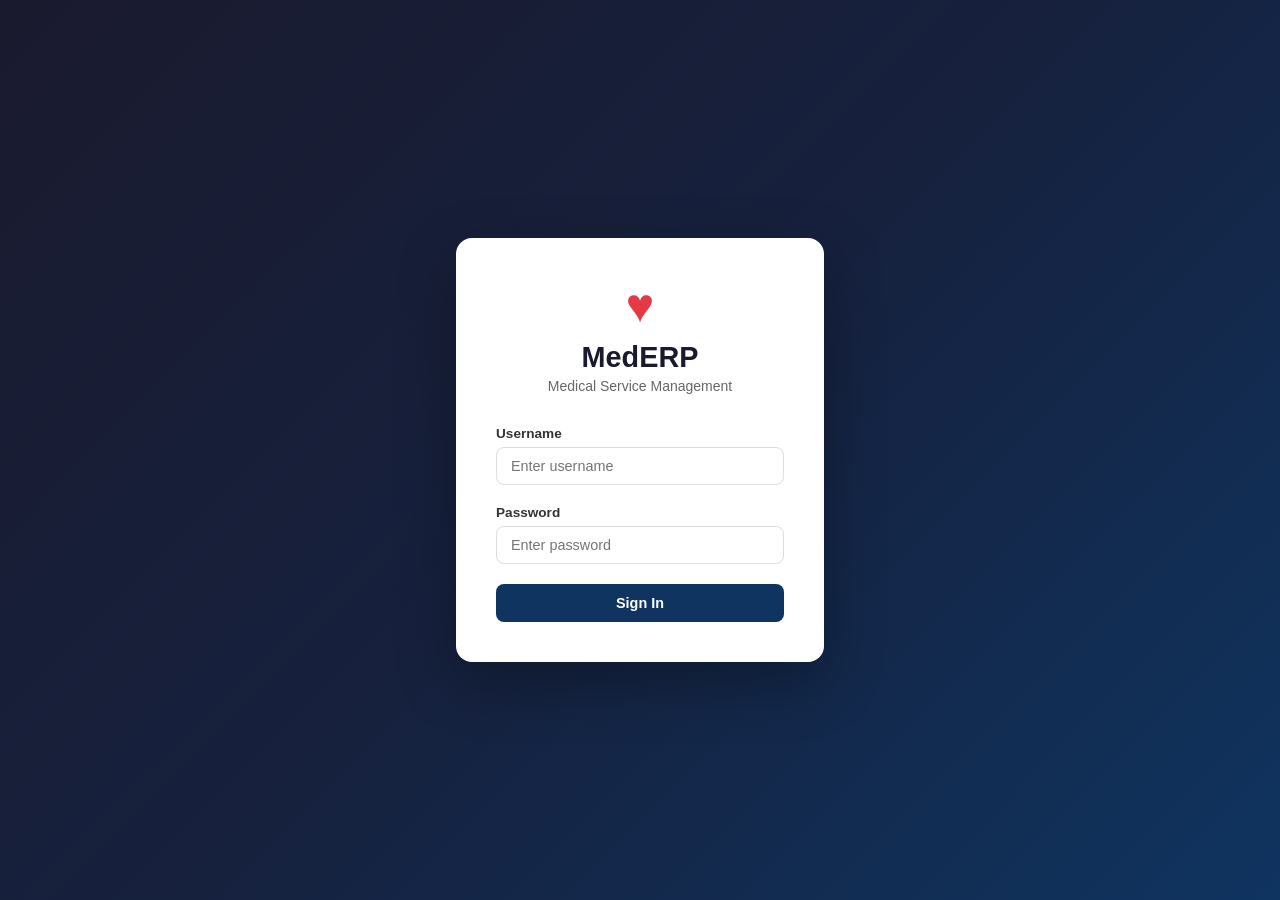
<file: frontend/index.html>
<!DOCTYPE html>
<html lang="en">
<head>
    <meta charset="UTF-8"/>
    <meta name="viewport" content="width=device-width, initial-scale=1.0"/>
    <title>Medical ERP — Login</title>
    <link rel="stylesheet" href="css/style.css"/>
</head>
<body class="login-body">
<div class="login-container">
    <div class="login-card">
        <div class="login-logo">
            <div class="logo-icon">&#9829;</div>
            <h1>MedERP</h1>
            <p>Medical Service Management</p>
        </div>
        <form id="loginForm" onsubmit="doLogin(event)">
            <div class="form-group">
                <label>Username</label>
                <input type="text" id="username" placeholder="Enter username" required/>
            </div>
            <div class="form-group">
                <label>Password</label>
                <input type="password" id="password" placeholder="Enter password" required/>
            </div>
            <div id="loginError" class="error-msg" style="display:none"></div>
            <button type="submit" class="btn-primary btn-full" id="loginBtn">Sign In</button>
        </form>
    </div>
</div>
<script>
    if (localStorage.getItem('token')) window.location.href = 'dashboard.html';

    async function doLogin(e) {
        e.preventDefault();
        const btn = document.getElementById('loginBtn');
        const err = document.getElementById('loginError');
        btn.textContent = 'Signing in...'; btn.disabled = true;
        err.style.display = 'none';
        try {
            const res = await fetch('http://localhost:8080/api/auth/login', {
                method: 'POST',
                headers: {'Content-Type': 'application/json'},
                body: JSON.stringify({
                    username: document.getElementById('username').value,
                    password: document.getElementById('password').value
                })
            });
            const data = await res.json();
            if (!res.ok) throw new Error(data.message || 'Login failed');
            localStorage.setItem('token', data.token);
            localStorage.setItem('erp_user', JSON.stringify({username: data.username, fullName: data.fullName, role: data.role}));
            window.location.href = 'dashboard.html';
        } catch(ex) {
            err.textContent = ex.message; err.style.display = 'block';
            btn.textContent = 'Sign In'; btn.disabled = false;
        }
    }
</script>
</body>
</html>
</file>
<file: frontend/css/style.css>
/* ===================== RESET & BASE ===================== */
*, *::before, *::after { box-sizing: border-box; margin: 0; padding: 0; }
body { font-family: -apple-system, BlinkMacSystemFont, 'Segoe UI', sans-serif; font-size: 14px; color: #1a1a2e; background: #f0f4f8; }

/* ===================== LOGIN ===================== */
.login-body { display: flex; align-items: center; justify-content: center; min-height: 100vh; background: linear-gradient(135deg, #1a1a2e 0%, #16213e 50%, #0f3460 100%); }
.login-container { width: 100%; max-width: 400px; padding: 1rem; }
.login-card { background: #fff; border-radius: 16px; padding: 2.5rem; box-shadow: 0 20px 60px rgba(0,0,0,0.3); }
.login-logo { text-align: center; margin-bottom: 2rem; }
.logo-icon { font-size: 3rem; color: #e63946; }
.login-logo h1 { font-size: 1.8rem; font-weight: 700; color: #1a1a2e; margin: 0.5rem 0 0.25rem; }
.login-logo p { color: #666; font-size: 0.875rem; }
.form-group { margin-bottom: 1.25rem; }
.form-group label { display: block; margin-bottom: 0.375rem; font-weight: 600; color: #333; font-size: 0.85rem; }
.form-group input, .form-group select, .form-group textarea {
    width: 100%; padding: 0.625rem 0.875rem; border: 1.5px solid #ddd;
    border-radius: 8px; font-size: 0.9rem; transition: border-color 0.2s;
    background: #fff; color: #1a1a2e;
}
.form-group input:focus, .form-group select:focus, .form-group textarea:focus {
    outline: none; border-color: #0f3460; box-shadow: 0 0 0 3px rgba(15,52,96,0.1);
}
.form-group textarea { min-height: 80px; resize: vertical; }
.btn-primary { background: #0f3460; color: #fff; border: none; padding: 0.7rem 1.5rem; border-radius: 8px; cursor: pointer; font-size: 0.9rem; font-weight: 600; transition: background 0.2s; }
.btn-primary:hover { background: #1a4a7a; }
.btn-full { width: 100%; }
.error-msg { background: #fff0f0; color: #c0392b; border: 1px solid #fcc; border-radius: 6px; padding: 0.5rem 0.75rem; font-size: 0.85rem; margin-bottom: 1rem; }

/* ===================== LAYOUT ===================== */
.app-body { background: #f0f4f8; }
.layout { display: flex; min-height: 100vh; }

/* ===================== SIDEBAR ===================== */
.sidebar { width: 260px; min-height: 100vh; background: #1a1a2e; display: flex; flex-direction: column; position: fixed; left: 0; top: 0; z-index: 100; transition: transform 0.3s; }
.sidebar-header { padding: 1.25rem 1rem; border-bottom: 1px solid rgba(255,255,255,0.08); }
.sidebar-logo { display: flex; align-items: center; gap: 0.5rem; margin-bottom: 1rem; }
.logo-icon-sm { font-size: 1.5rem; color: #e63946; }
.logo-text { font-size: 1.3rem; font-weight: 700; color: #fff; }
.admin-info { display: flex; align-items: center; gap: 0.75rem; }
.admin-avatar { width: 38px; height: 38px; border-radius: 50%; background: #0f3460; border: 2px solid #e63946; display: flex; align-items: center; justify-content: center; color: #fff; font-weight: 700; font-size: 1rem; flex-shrink: 0; }
.admin-name { color: #fff; font-weight: 600; font-size: 0.9rem; }
.admin-role { color: rgba(255,255,255,0.5); font-size: 0.75rem; }

.sidebar-nav { flex: 1; padding: 1rem 0.75rem; display: flex; flex-direction: column; gap: 0.25rem; }
.nav-item { display: flex; align-items: center; gap: 0.75rem; padding: 0.7rem 0.875rem; border-radius: 8px; color: rgba(255,255,255,0.65); cursor: pointer; text-decoration: none; font-size: 0.875rem; transition: all 0.2s; }
.nav-item:hover { background: rgba(255,255,255,0.08); color: #fff; }
.nav-item.active { background: #0f3460; color: #fff; }
.nav-icon { font-size: 1rem; width: 20px; text-align: center; }

.sidebar-footer { padding: 1rem; border-top: 1px solid rgba(255,255,255,0.08); }
.btn-logout { width: 100%; background: transparent; border: 1px solid rgba(255,255,255,0.2); color: rgba(255,255,255,0.6); padding: 0.6rem; border-radius: 8px; cursor: pointer; font-size: 0.85rem; transition: all 0.2s; }
.btn-logout:hover { background: #e63946; border-color: #e63946; color: #fff; }

/* ===================== MAIN CONTENT ===================== */
.main-content { margin-left: 260px; flex: 1; display: flex; flex-direction: column; }
.topbar { background: #fff; border-bottom: 1px solid #e8edf2; padding: 0 1.5rem; height: 56px; display: flex; align-items: center; gap: 1rem; position: sticky; top: 0; z-index: 50; }
.menu-toggle { background: none; border: none; font-size: 1.25rem; cursor: pointer; color: #555; display: none; }
.topbar-title { font-size: 1rem; font-weight: 600; color: #1a1a2e; flex: 1; }
.topbar-right { color: #666; font-size: 0.85rem; }
.page-content { padding: 1.5rem; flex: 1; }

/* ===================== CARDS ===================== */
.stats-grid { display: grid; grid-template-columns: repeat(auto-fit, minmax(180px, 1fr)); gap: 1rem; margin-bottom: 1.5rem; }
.stat-card { background: #fff; border-radius: 12px; padding: 1.25rem; border: 1px solid #e8edf2; }
.stat-label { font-size: 0.78rem; color: #888; font-weight: 600; text-transform: uppercase; letter-spacing: 0.05em; }
.stat-value { font-size: 1.75rem; font-weight: 700; color: #1a1a2e; margin: 0.25rem 0; }
.stat-sub { font-size: 0.78rem; color: #0f3460; }
.stat-icon { font-size: 1.5rem; margin-bottom: 0.5rem; }

/* ===================== PAGE HEADER ===================== */
.page-header { display: flex; align-items: center; justify-content: space-between; margin-bottom: 1.25rem; flex-wrap: wrap; gap: 0.75rem; }
.page-header h2 { font-size: 1.25rem; font-weight: 700; color: #1a1a2e; }
.dashboard-header { padding: 1rem 1.25rem; background: #fff; border-radius: 14px; border: 1px solid #e8edf2; margin-bottom: 1.5rem; }
.dashboard-header p.dashboard-subtitle { margin-top: 0.5rem; color: #606f8b; font-size: 0.95rem; max-width: 620px; line-height: 1.6; }
.dashboard-actions { display: flex; align-items: center; gap: 0.75rem; }
.btn-add { background: #0f3460; color: #fff; border: none; padding: 0.55rem 1.1rem; border-radius: 8px; cursor: pointer; font-size: 0.85rem; font-weight: 600; display: flex; align-items: center; gap: 0.4rem; transition: background 0.2s; }
.btn-add:hover { background: #1a4a7a; }

/* ===================== FILTERS ===================== */
.filter-bar { background: #fff; border-radius: 10px; padding: 0.875rem 1rem; margin-bottom: 1rem; display: flex; gap: 0.75rem; flex-wrap: wrap; border: 1px solid #e8edf2; align-items: flex-end; }
.filter-group { display: flex; flex-direction: column; gap: 0.3rem; }
.filter-group label { font-size: 0.75rem; font-weight: 600; color: #666; }
.filter-group input, .filter-group select { padding: 0.45rem 0.75rem; border: 1.5px solid #ddd; border-radius: 6px; font-size: 0.85rem; background: #fff; color: #1a1a2e; }
.filter-group input:focus, .filter-group select:focus { outline: none; border-color: #0f3460; }
.btn-filter { background: #0f3460; color: #fff; border: none; padding: 0.45rem 1rem; border-radius: 6px; cursor: pointer; font-size: 0.85rem; align-self: flex-end; }
.btn-reset { background: #f0f4f8; color: #555; border: 1.5px solid #ddd; padding: 0.45rem 0.875rem; border-radius: 6px; cursor: pointer; font-size: 0.85rem; align-self: flex-end; }

/* ===================== TABLE ===================== */
.table-card { background: #fff; border-radius: 12px; border: 1px solid #e8edf2; overflow: hidden; }
.table-scroll { overflow-x: auto; }
table { width: 100%; border-collapse: collapse; }
thead th { background: #f8fafc; padding: 0.75rem 1rem; text-align: left; font-size: 0.78rem; font-weight: 700; color: #555; text-transform: uppercase; letter-spacing: 0.05em; border-bottom: 1px solid #e8edf2; white-space: nowrap; }
tbody tr { border-bottom: 1px solid #f0f4f8; transition: background 0.15s; }
tbody tr:hover { background: #f8fafc; }
tbody tr:last-child { border-bottom: none; }
td { padding: 0.75rem 1rem; font-size: 0.875rem; color: #333; }
.badge { display: inline-block; padding: 0.2rem 0.6rem; border-radius: 20px; font-size: 0.72rem; font-weight: 600; }
.badge-success { background: #e8f5e9; color: #2e7d32; }
.badge-warning { background: #fff8e1; color: #f57f17; }
.badge-danger  { background: #fce4ec; color: #c62828; }
.badge-info    { background: #e3f2fd; color: #1565c0; }
.badge-secondary { background: #f0f4f8; color: #555; }
.action-btns { display: flex; gap: 0.4rem; }
.btn-edit { background: #e3f2fd; color: #1565c0; border: none; padding: 0.3rem 0.7rem; border-radius: 5px; cursor: pointer; font-size: 0.78rem; font-weight: 600; }
.btn-delete { background: #fce4ec; color: #c62828; border: none; padding: 0.3rem 0.7rem; border-radius: 5px; cursor: pointer; font-size: 0.78rem; font-weight: 600; }
.btn-edit:hover { background: #bbdefb; }
.btn-delete:hover { background: #f8bbd0; }
.table-empty { text-align: center; padding: 3rem; color: #aaa; font-size: 0.9rem; }

/* ===================== MODAL ===================== */
.modal-overlay { position: fixed; inset: 0; background: rgba(0,0,0,0.45); z-index: 200; display: none; align-items: center; justify-content: center; padding: 1rem; }
.modal-overlay.open { display: flex; }
.modal { background: #fff; border-radius: 14px; width: 100%; max-width: 580px; max-height: 90vh; overflow-y: auto; box-shadow: 0 20px 60px rgba(0,0,0,0.2); }
.modal-header { display: flex; align-items: center; justify-content: space-between; padding: 1.25rem 1.5rem; border-bottom: 1px solid #e8edf2; }
.modal-header h3 { font-size: 1rem; font-weight: 700; color: #1a1a2e; }
.modal-close { background: none; border: none; font-size: 1.1rem; cursor: pointer; color: #888; padding: 0.25rem; }
.modal-close:hover { color: #333; }
.modal-body { padding: 1.5rem; }
.form-row { display: grid; grid-template-columns: 1fr 1fr; gap: 1rem; }
.form-actions { display: flex; gap: 0.75rem; justify-content: flex-end; margin-top: 1.5rem; }
.btn-cancel { background: #f0f4f8; color: #555; border: 1.5px solid #ddd; padding: 0.6rem 1.25rem; border-radius: 8px; cursor: pointer; font-size: 0.875rem; }

/* ===================== DASHBOARD WIDGETS ===================== */
.dashboard-grid { display: grid; grid-template-columns: 1fr 1fr; gap: 1rem; }
.widget-card { background: #fff; border-radius: 12px; padding: 1.25rem; border: 1px solid #e8edf2; }
.widget-title { font-size: 0.85rem; font-weight: 700; color: #555; margin-bottom: 1rem; text-transform: uppercase; letter-spacing: 0.05em; }
.recent-item { display: flex; justify-content: space-between; align-items: center; padding: 0.6rem 0; border-bottom: 1px solid #f0f4f8; font-size: 0.85rem; }
.recent-item:last-child { border-bottom: none; }
.recent-name { color: #1a1a2e; font-weight: 500; }
.recent-date { color: #888; font-size: 0.78rem; }

/* ===================== RESPONSIVE ===================== */
@media (max-width: 768px) {
    .sidebar { transform: translateX(-100%); }
    .sidebar.open { transform: translateX(0); }
    .main-content { margin-left: 0; }
    .menu-toggle { display: block; }
    .form-row { grid-template-columns: 1fr; }
    .dashboard-grid { grid-template-columns: 1fr; }
    .stats-grid { grid-template-columns: repeat(2, 1fr); }
}
</file>
